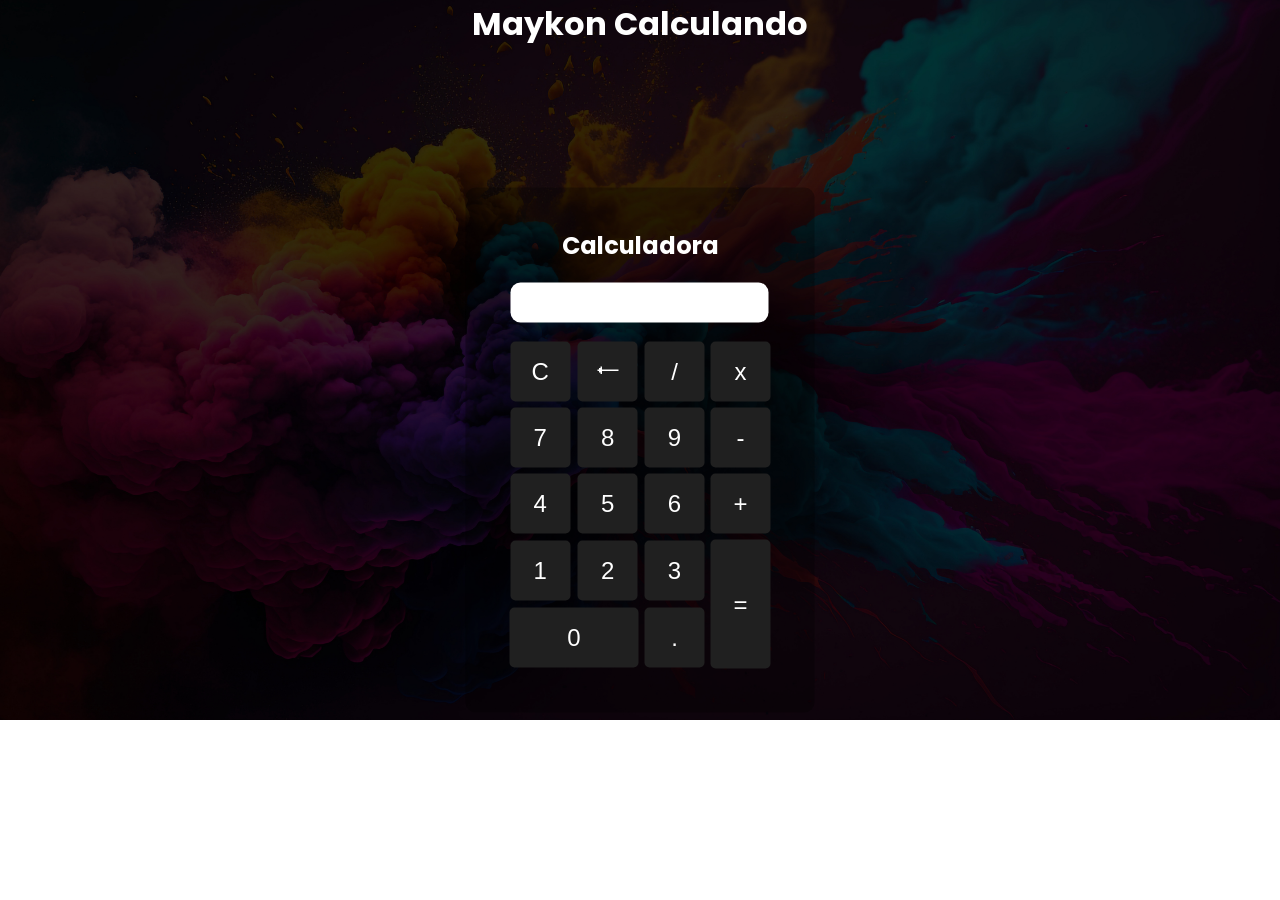
<file: Projetos/Calculadora/index.html>
<!DOCTYPE html>
<html lang="pt-br">
<head>
    <meta charset="UTF-8">
    <meta name="viewport" content="width=device-width, initial-scale=1.0">
    <link rel="stylesheet" href="./style.css">
    <title>Calculadora</title>
</head>
<body>
    <div class="nome_cima">
        <h1>Maykon <span>Calculando</span></h1>
    </div>
    <div class="calculadora_inteira">
        <div>
            <h2>Calculadora</h2>
        </div>
        <div>
            <p id="resultado"></p>
        </div>
        <div class="numeros_tabela">
            <!-- TABELA -->
            <table>
                <tr>
                   <td><button onclick="clean()" class="botao">C</button></td>
                   <td><button  onclick="back()" class="botao">⭠</button></td>
                   <td><button onclick="insert('/')" class="botao">/</button></td>
                   <td><button onclick="insert('*')" class="botao">x</button></td>
                </tr>
                <tr>
                   <td><button onclick="insert('7')" class="botao">7</button></td>
                   <td><button onclick="insert('8')" class="botao">8</button></td>
                   <td><button onclick="insert('9')" class="botao">9</button></td>
                   <td><button onclick="insert('-')" class="botao">-</button></td>
                </tr>
                <tr>
                   <td><button onclick="insert('4')" class="botao">4</button></td>
                   <td><button onclick="insert('5')" class="botao">5</button></td>
                   <td><button onclick="insert('6')" class="botao">6</button></td>
                   <td><button onclick="insert('+')" class="botao">+</button></td>
                </tr>
                <tr>
                   <td><button onclick="insert('1')" class="botao">1</button></td>
                   <td><button onclick="insert('2')" class="botao">2</button></td>
                   <td><button onclick="insert('3')" class="botao">3</button></td>
                   <td rowspan="2"><button id="botao_diferente2" onclick="calcular('')" class="botao">=</button></td>
                </tr>
                <tr>
                   <td colspan="2"><button onclick="insert('0')"  id="botao_diferente1" class="botao">0</button></td>
                   <td><button onclick="insert('.')" class="botao">.</button></td>

                </tr>
            </table>
<!-- FIM TABELA -->
        </div>

    </div>
    <script src="script.js"></script>
</body>
</html>
</file>
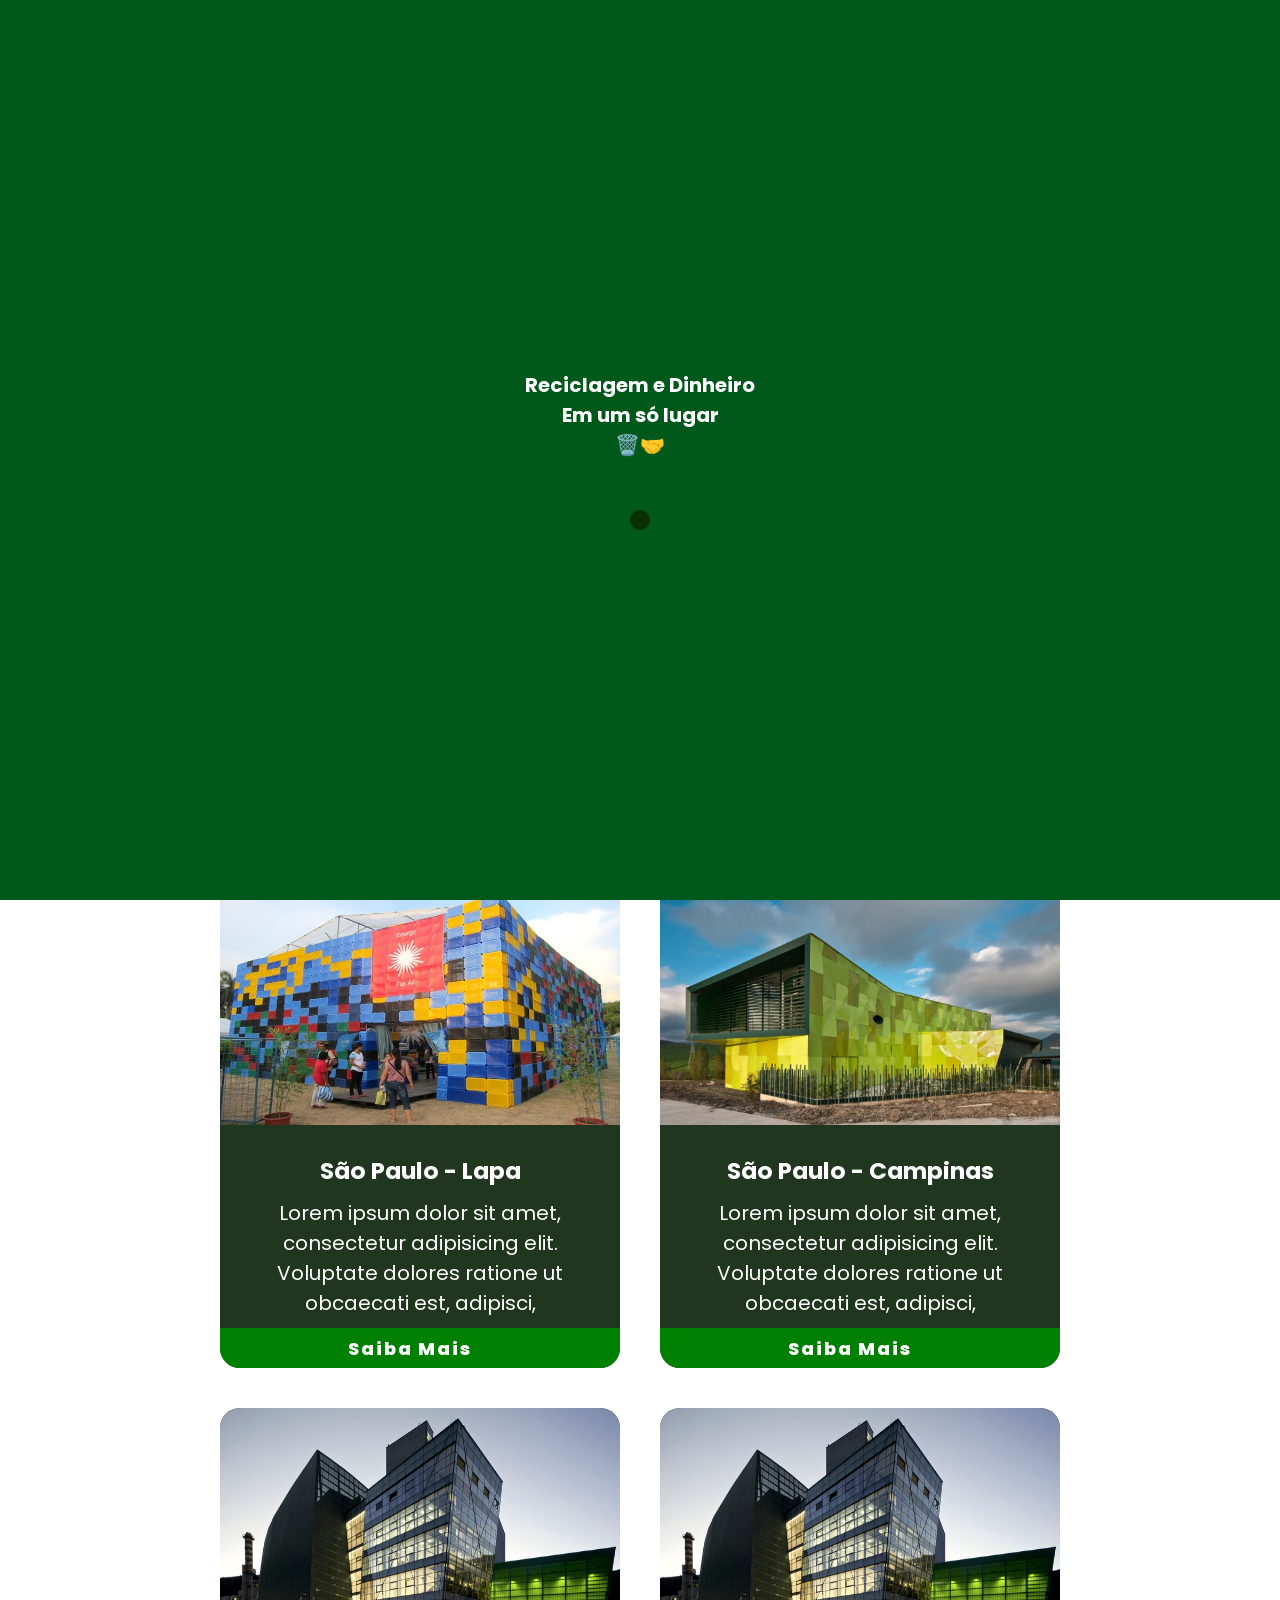
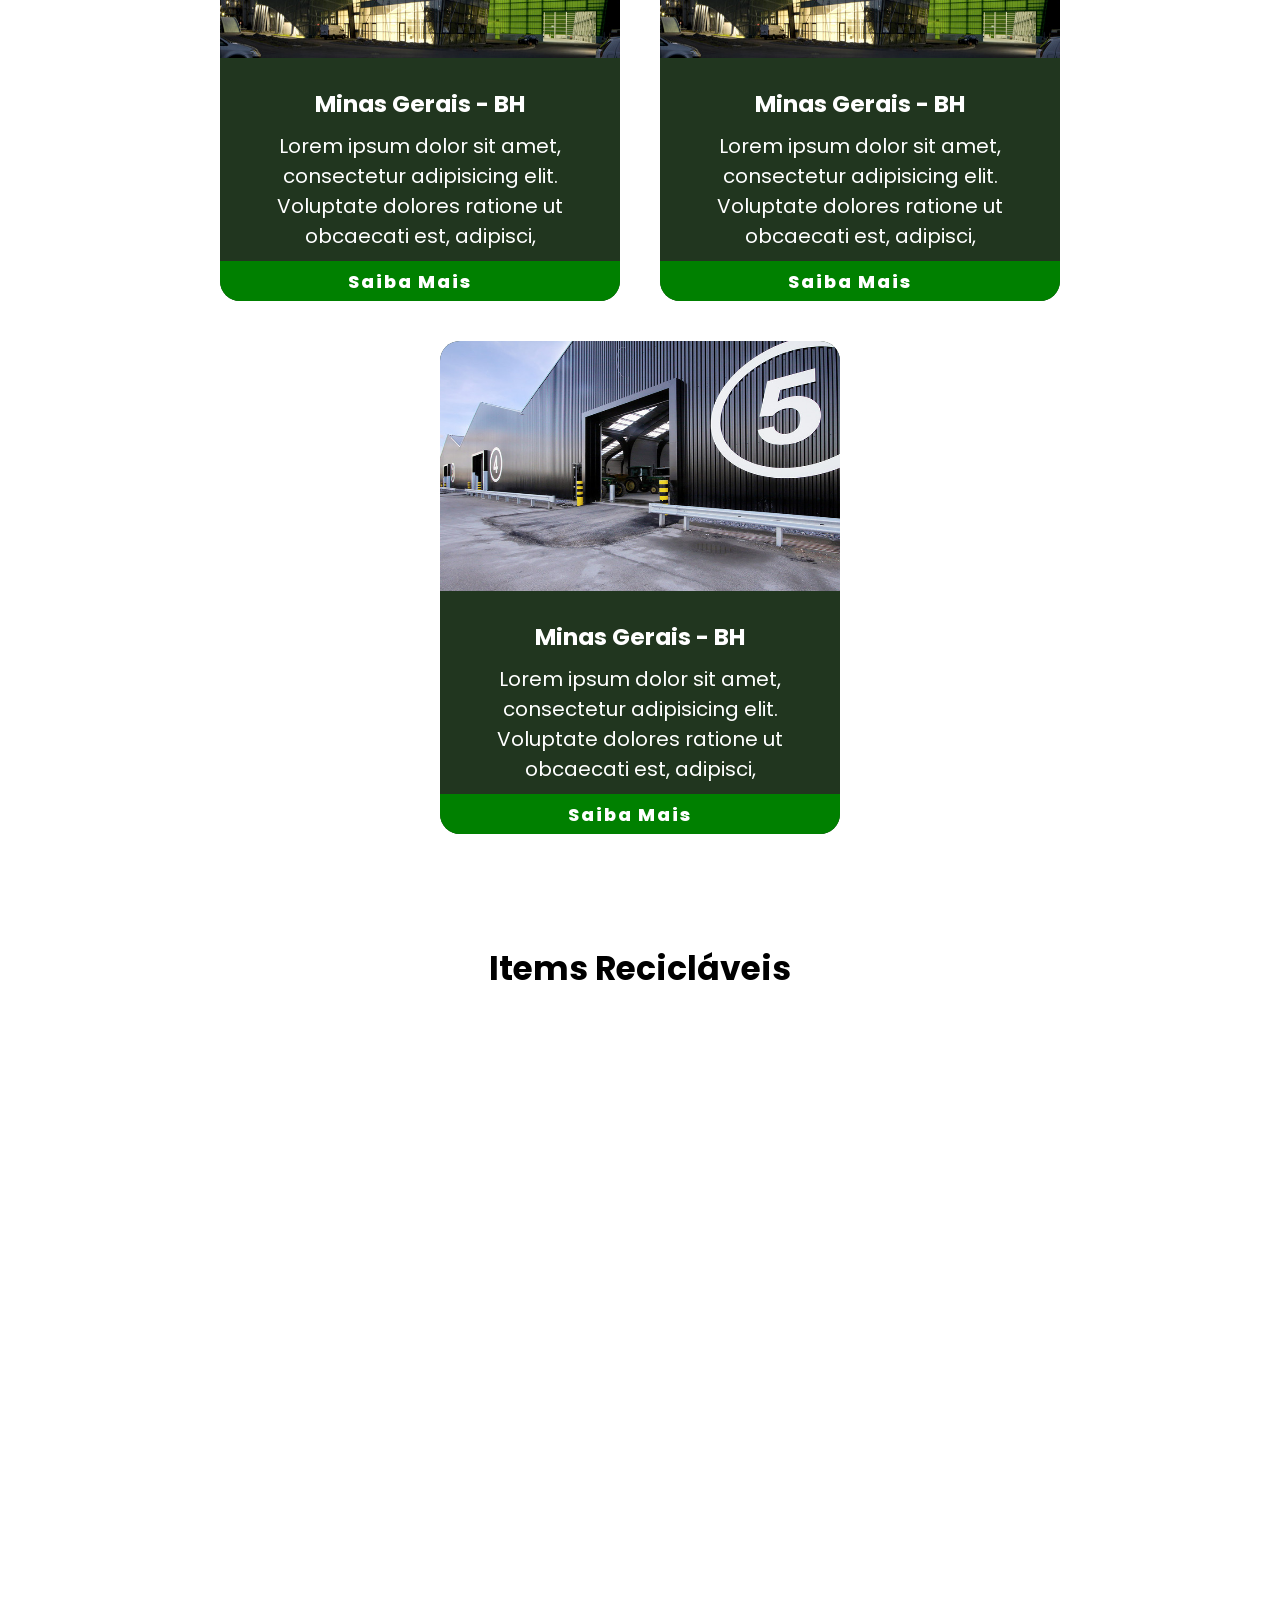
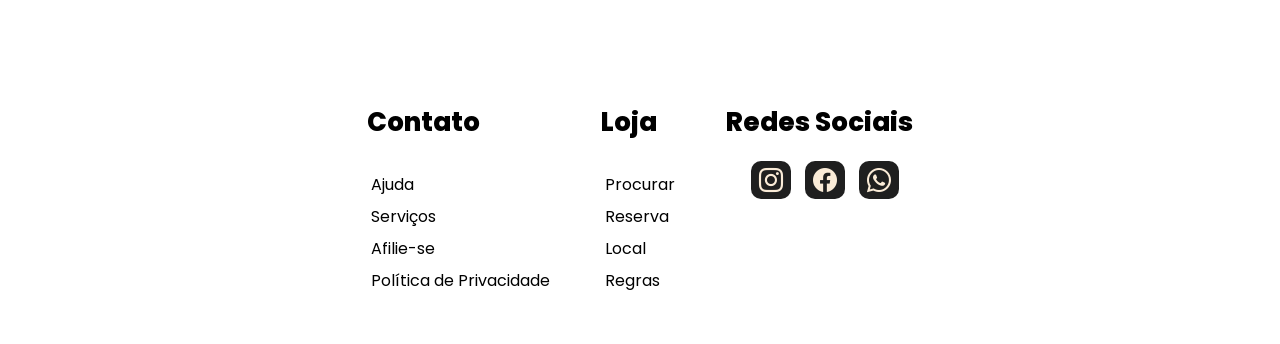
<file: Projetos/Reciclagem/index.html>
<!DOCTYPE html>
<html lang="pt-br">
<head>
    <meta charset="UTF-8">
    <meta name="viewport" content="width=device-width, initial-scale=1.0">
    <link rel="stylesheet" href="style.css">
    <link rel="stylesheet" href="https://cdn.jsdelivr.net/npm/bootstrap-icons@1.11.3/font/bootstrap-icons.min.css">
    <title>Reciclagem</title>
</head>
<body>

	<div class="preloader" id="preloader">
        <div class="textos_pre">
             <h1 id="h1pre">Reciclagem e Dinheiro</h1>
            <h1 id="h2pre">Em um só lugar <br>🗑️🤝</h1>
            <div id="efeito-carregamento"></div>
        </div>

    </div>

    <div class="content">
        <nav class="nav_tudo">
            <div class="logo_nav">
                <img src="./assents/11-fotor-bg-remover-2024062018754.png" alt="logo">
            </div>
            <div class="nav_textos">
                <a href="#">Locais</a>
                <a href="#">Itens</a>
                <a href="#">intolerantes</a>
                <a href="#">Contato</a>
            </div>
            <div>
                <button class="botao_nav">Increva-se</button>
            </div>
         </nav>
    <section class="sec1">
        <div class="img_sec1">
            <img src="./assents/imagem_sec1.jpg " alt="">

        </div>
        <div class="text_button_sec1">
            <h1>Reciclagem <span id="span1">especial</span> <span id="span2">aqui</span></h1>
            Faça do mundo um lugar melhor juntamente à nossa empresa. Venha ser o futuro da humanidade.


        </div>

      </section>
      <h1 class="titulo_sec2">LOCALIDADES</h1>
      <section class="sec2">
        <div class="todos_locais">
            <div class="local local1">
                <div class="img_dentro_sec2">
                    <img id="img_sec2_1" src="./assents/Imagem_sec2_sp.jpg" alt="">
                </div>
                <div class="texto_dentro_sec2">
                    <h3>São Paulo - Lapa</h3>
                    <p>Lorem ipsum dolor sit amet, consectetur adipisicing elit. Voluptate dolores ratione ut obcaecati est, adipisci, </p>
                    <button>Saiba Mais<i class="bi bi-arrow-right"></i></button>
                </div>
            </div>
            <div class="local local2">
                <div class="img_dentro_sec2">
                    <img id="img_sec2_2" src="./assents/Imagem-sec2_sp2.jpg" alt="">
                </div>
                <div class="texto_dentro_sec2">
                    <h3>São Paulo - Campinas</h3>
                    <p>Lorem ipsum dolor sit amet, consectetur adipisicing elit. Voluptate dolores ratione ut obcaecati est, adipisci, </p>
                    <button>Saiba Mais<i class="bi bi-arrow-right"></i></button>
                </div>
            </div>
            <div class="local local3">
                <div class="img_dentro_sec2">
                    <img id="img_sec2_3" src="./assents/Imagem-sec2_mg1.jpg" alt="">
                </div>
                <div class="texto_dentro_sec2">
                    <h3>Minas Gerais - BH</h3>
                    <p>Lorem ipsum dolor sit amet, consectetur adipisicing elit. Voluptate dolores ratione ut obcaecati est, adipisci, </p>
                    <button>Saiba Mais<i class="bi bi-arrow-right"></i></button>
                </div>
            </div>
            <div class="local local4">
                <div class="img_dentro_sec2">
                    <img id="img_sec2_4" src="./assents/Imagem-sec2_mg1.jpg" alt="">
                </div>
                <div class="texto_dentro_sec2">
                    <h3>Minas Gerais - BH</h3>
                    <p>Lorem ipsum dolor sit amet, consectetur adipisicing elit. Voluptate dolores ratione ut obcaecati est, adipisci, </p>
                    <button>Saiba Mais<i class="bi bi-arrow-right"></i></button>
                </div>
            </div>
            <div class="local local5">
                <div class="img_dentro_sec2">
                    <img id="img_sec2_5" src="./assents/imagem_sec2_ce1.jpg" alt="">
                </div>
                <div class="texto_dentro_sec2">
                    <h3>Minas Gerais - BH</h3>
                    <p>Lorem ipsum dolor sit amet, consectetur adipisicing elit. Voluptate dolores ratione ut obcaecati est, adipisci, </p>
                    <button>Saiba Mais<i class="bi bi-arrow-right"></i></button>
                </div>
            </div>
      </section>

    </div>
    <section class="sec3">
        <h1 class="titulo_sec3">Items Recicláveis</h1>
        <div class="container_items">
            <div class="item item1" style="--delay:1s">
                <img src="./assents/571bb0a452.webp" style="width: 200px;height: 200px;" alt="">
                <p>Lapiseira</p>
                <button>Veja Mais<i class="bi bi-arrow-right"></i></button>
            </div>
            <div class="item item2"style="--delay:3s">
                <img src="./assents/pastadente.webp" style="width: 200px; height: 200px;" alt="">
                <p>Pasta de Dente</p>
                <button>Veja Mais<i class="bi bi-arrow-right"></i></button>
            </div>
            <div class="item item3"style="--delay:5s">
                <img src="./assents/apontador.jpg" style="width: 200px;height: 200px;" alt="">
                <p>Apontador</p>
                <button>Veja Mais<i class="bi bi-arrow-right"></i></button>
            </div>
            <div class="item item4"style="--delay:7s">
                <img src="./assents/barbeador.webp" style="width: 200px;height: 200px;" alt="">
                <p>Barbeador/Navalha</p>
                <button>Veja Mais<i class="bi bi-arrow-right"></i></button>
            </div>
            <div class="item item5"style="--delay:9s">
                <img src="./assents/cafeteira.webp" style="width: 200px;height: 200px;" alt="">
                <p>Cafeteiras em Geral</p>
                <button>Veja Mais<i class="bi bi-arrow-right"></i></button>
            </div>
            <div class="item item6"style="--delay:11s">
                <img src="./assents/alfinete.webp" style="width: 200px;height: 200px;" alt="">
                <p>Alfinetes</p>
                <button>Veja Mais<i class="bi bi-arrow-right"></i></button>
            </div>
            <div class="item item7"style="--delay:13s">
                <img src="./assents/linha.webp" style="width: 200px;height: 200px;" alt="">
                <p>Linha Chilena/Cerol</p>
                <button>Veja Mais<i class="bi bi-arrow-right"></i></button>
            </div>
            <div class="item item8"style="--delay:15s">
                <img src="./assents/vidro.webp" style="width: 200px;height: 200px;" alt="">
                <p>Vidro Temperado</p>
                <button>Veja Mais<i class="bi bi-arrow-right"></i></button>

            </div>
        </div>  
        <section class="container_items2">
            <div class="item_2 item1" style="--delay:1s">
                <img src="./assents/571bb0a452.webp" style="width: 200px;height: 200px;" alt="">
                <p>Lapiseira</p>
                <button>Veja Mais<i class="bi bi-arrow-right"></i></button>
            </div>
            <div class="item_2 item2"style="--delay:3s">
                <img src="./assents/pastadente.webp" style="width: 200px; height: 200px;" alt="">
                <p>Pasta de Dente</p>
                <button>Veja Mais<i class="bi bi-arrow-right"></i></button>
            </div>
            <div class="item_2 item3"style="--delay:5s">
                <img src="./assents/apontador.jpg" style="width: 200px;height: 200px;" alt="">
                <p>Apontador</p>
                <button>Veja Mais<i class="bi bi-arrow-right"></i></button>
            </div>
            <div class="item_2 item4"style="--delay:7s">
                <img src="./assents/barbeador.webp" style="width: 200px;height: 200px;" alt="">
                <p>Barbeador/Navalha</p>
                <button>Veja Mais<i class="bi bi-arrow-right"></i></button>
            </div>
            <div class="item_2 item5"style="--delay:9s">
                <img src="./assents/cafeteira.webp" style="width: 200px;height: 200px;" alt="">
                <p>Cafeteiras em Geral</p>
                <button>Veja Mais<i class="bi bi-arrow-right"></i></button>
            </div>
            <div class="item_2 item6"style="--delay:11s">
                <img src="./assents/alfinete.webp" style="width: 200px;height: 200px;" alt="">
                <p>Alfinetes</p>
                <button>Veja Mais<i class="bi bi-arrow-right"></i></button>
            </div>
            <div class="item_2 item7"style="--delay:13s">
                <img src="./assents/linha.webp" style="width: 200px;height: 200px;" alt="">
                <p>Linha Chilena/Cerol</p>
                <button>Veja Mais<i class="bi bi-arrow-right"></i></button>
            </div>
            <div class="item_2 item8"style="--delay:15s">
                <img src="./assents/vidro.webp" style="width: 200px;height: 200px;" alt="">
                <p>Vidro Temperado</p>
                <button>Veja Mais<i class="bi bi-arrow-right"></i></button>

            </div>
        </div>  


    </section>
    <footer>
        <div class="box_footer">
            <!-- Box redes sociais -->
            <div class="Ajuda">

                <h3 class="titulo_footer">Contato</h3>
                <ul class="textos_footer">
                    <li class="link_footer"><a class="box_link" href="#">Ajuda</a></li>
                    <li class="link_footer"><a class="box_link" href="#">Serviços</a></li>
                    <li class="link_footer"><a class="box_link" href="#">Afilie-se</a></li>
                    <li class="link_footer"><a class="box_link" href="#">Política de Privacidade</a></li>
                </ul>
                
            </div>
            <!-- Div Loja -->
            <div class="loja_online">
                <h3 class="titulo_footer">Loja</h3>
                <ul class="textos_footer">
                    <li class="link_footer"><a class="box_link" href="#">Procurar</a></li>
                    <li class="link_footer"><a class="box_link" href="#">Reserva</a></li>
                    <li class="link_footer"><a class="box_link" href="#">Local</a></li>
                    <li class="link_footer"><a class="box_link" href="#">Regras</a></li>
                </ul>
            <!-- Div redes sociais -->
            </div>
            <div class="redes_sociais">
                <h3 class="titulo_footer">Redes Sociais</h3>
                <a class="social_ancora social_ancora1" href="https://www.instagram.com" target="_blank"><i class="bi bi-instagram"></i></a>
                <a class="social_ancora social_ancora2" href="https://www.facebook.com" target="_blank"><i class="bi bi-facebook"></i></a>
                <a class="social_ancora social_ancora3" href="https://web.whatsapp.com" target="_blank"><i class="bi bi-whatsapp"></i></a>
            </div>

            
        </div>

    </footer>
    <script src="preload.js"></script>
</body>
</html>
</file>
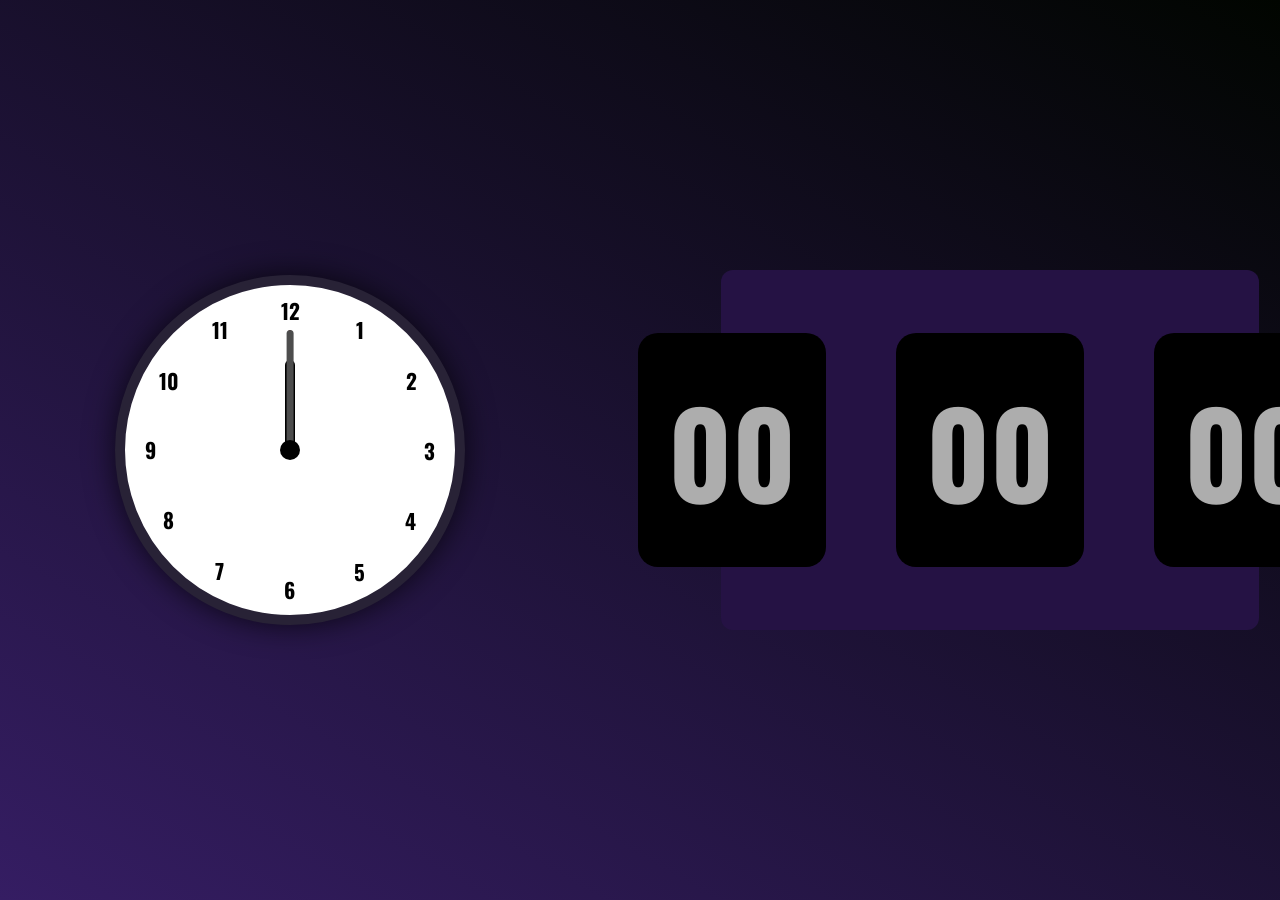
<file: Projetos/relógio/index.html>
<!DOCTYPE html>
<html lang="pt-br">
<head>
    <meta charset="UTF-8">
    <meta name="viewport" content="width=device-width, initial-scale=1.0">
    <link rel="stylesheet" href="style.css">
    <title>Relógio</title>
</head>
<body>

    <div class="relogio">
        <div class="numero" style="--n:1"><b>1</b></div>
        <div class="numero" style="--n:2"><b>2</b></div>
        <div class="numero" style="--n:3"><b>3</b></div>
        <div class="numero" style="--n:4"><b>4</b></div>
        <div class="numero" style="--n:5"><b>5</b></div>
        <div class="numero" style="--n:6"><b>6</b></div>
        <div class="numero" style="--n:7"><b>7</b></div>
        <div class="numero" style="--n:8"><b>8</b></div>
        <div class="numero" style="--n:9"><b>9</b></div>
        <div class="numero" style="--n:10"><b>10</b></div>
        <div class="numero" style="--n:11"><b>11</b></div>
        <div class="numero" style="--n:12"><b>12</b></div>
        <div class="pont_hrs" id="pont_hrs1"></div>
        <div class="pont_segundos" id="pont_segundos1"></div>
        <div class="pont_minutos" id="pont_minutos1"></div>
        <div class="circulo_pont" id="circulo_pont1"></div>
    </div>
    <div class="relogio_digital">
        <div>
        <span id="hours">00</span>
    </div>
    <div>
        <span id="minutes">00</span>
    </div>
    <div>
        <span id="seconds">00</span>
        </div>
        
    </div>
    
    <script type="text/javascript" src="./index.js"></script>
    <script src="./script.js"></script>
</body>
</html>
</file>
<file: Projetos/Calculadora/style.css>
@import url('https://fonts.googleapis.com/css2?family=Poppins:ital,wght@0,100;0,200;0,300;0,400;0,500;0,600;0,700;0,800;0,900;1,100;1,200;1,300;1,400;1,500;1,600;1,700;1,800;1,900&display=swap');

* {
    padding: 0;
    margin: 0;
}

body {
    color: white;
    font-family: 'Poppins';
    background-image: url(./luxa.org-opacity-changed-—Pngtree—powder\ smoke\ colorful\ background_2379658.jpg);
    background-position: top;
    background-repeat: no-repeat;
    background-size: cover;
    

}

.nome_cima {
    text-align: center;
}

.calculadora_inteira {
    text-align: center;
    background-color: rgba(0, 0, 3, 0.3);
    position: absolute;
    color: white;
    top: 50%;
    left: 50%;
    transform: translate(-50%,-50%);
    padding: 40px;
    border-radius: 10px;
}

.botao {
    
    height: 60px;
    width: 60px;
    font-size: 1.5em;
    margin: 2px;
    background-color: rgb(32, 32, 32);
    border: none;
    color: white;
    cursor: pointer;
    transition: all .2s;
    border-radius: 5px;
}

.botao:hover {
    background-color: black;
}

#botao_diferente2 {
    height: 129px;
}

#botao_diferente1 {
    width: 129px;
}

.calculadora_inteira #resultado {
    margin-top: 20px;
    height: 40px;
    width: 258px;
    background-color: white;
    margin-left: 5px;
    margin-bottom: 15px;
    border-radius: 10px;
    color: black;
    font-size: 1.5em;
    text-align: start;
    overflow: hidden;
    
}
</file>
<file: Projetos/Reciclagem/style.css>
@import url("https://fonts.googleapis.com/css2?family=Poppins:ital,wght@0,100;0,200;0,300;0,400;0,500;0,600;0,700;0,800;0,900;1,100;1,200;1,300;1,400;1,500;1,600;1,700;1,800;1,900&display=swap");

* {
    padding: 0;
    margin: 0;
}

.preloader {
	position: fixed;
	top: 0;
	left: 0;
	animation: spinz 2s linear infinite;
	width: 100%;
	height: 100%;
	background-color: #00581b;  
	z-index: 100;
}

.textos_pre {
    font-family: 'Poppins';
    font-size: 10px;
    text-align: center;
    display: flex;
    flex-direction: column;
    justify-content: center;
    align-items: center;
    width: 100%;
    height: 100%;
    color: white;
    
}
div#efeito-carregamento{
    width: 20px;
    height: 20px;
    background-color: rgb(8, 48, 0);
    border-radius: 100%;
    margin-top: 50px;

    animation: efeito 0.5s infinite;
}


@keyframes efeito{
    0%{
        box-shadow: 0 0 0 0 rgb(3, 78, 0);
    }
    100%{
        box-shadow: 0 0 0 15px rgba(7, 80, 1, 0.1);
    }
}
  
  
  @keyframes spinz {
	0% {
	  opacity:1;
	}
	50% {
	  opacity:1;
	}
	75% {
	  opacity:1;
	}
	100% {
	  opacity:0;
	}
}


.nav_tudo {
    background-color: rgb(255, 255, 255);
    display: flex;
    justify-content: space-between;
    align-items: center;
    height: 10vh;

}

.nav_textos a {
    font-size: 18px;
    text-decoration: none;
    color: rgb(0, 0, 0);
    margin-left: 20px;
    font-family: 'Poppins';
    font-weight: 500;
    padding: 5px;
    transition: .2s ease-in-out;

}
.nav_textos:hover a {
    background-color: rgb(194, 255, 194);
    
}
.nav_textos a:hover {
    background-color: rgb(144, 207, 137);
    padding: 7px;
}

.botao_nav {
    color: rgb(0, 0, 0);
    border: 1px black solid;
    text-decoration: none;
    background-color: rgb(255, 255, 255);
    font-size: 17px;
    font-weight: 400;
    padding: 10px 22px;
    margin-right: 20px;
    overflow: hidden;
    border-radius: 25px;
    position: relative;
    transition: .2s ease-in-out;
    cursor: pointer;
    z-index: 1;
    font-family: 'Poppins';
}

.botao_nav:hover {
    color: rgb(255, 255, 255);
}

.botao_nav::before {
    content: "";
    width: 100%;
    left: 0;
    position: absolute;
    height: 0%;
    background-color: rgb(19, 54, 22);
    z-index: -1;
    top: 0;
    border-radius: 0 0 70% 70%;
    transition: .4s ease-in-out;

}

.botao_nav:hover::before {
    height: 180%;
    

}


.logo_nav img {
    width: 60px;
    margin-left: 20px;

}

.sec1 {
    height: 80vh;
    display: flex;
    justify-content: center;
    align-items: center;
}

.text_button_sec1 {
    display: flex;
    flex-direction: column;
    gap: 50px;
    font-size: 30px;
    margin-right: 100px;
    margin-left: 50px;
    font-family: 'Poppins';
    justify-content: center;
    align-items: center;
    text-align: center;
}

#span1 {
    color: rgb(0, 0, 0);
}

#span2 {
    color: rgb(47, 107, 47);
    text-decoration: underline;
}

.text_button_sec1 h1 {
    color: rgb(0, 0, 0);
}

.text_button_sec1 a {
    color: white;
    background-color: black;
    font-size: 20px;
    padding: 10px;
    text-decoration: none;
    border-radius: 20px;

}


.img_sec1 img {
    width: 50vw;
    margin-left: 50px;

}

.sec2 {
    display: flex;
    justify-content: center;
    align-items: center;
    
}

.titulo_sec2 {
    display: flex;
    font-size: 30px;
    font-family: 'Poppins';
    justify-content: center;
}

.local {
    display: inline-flex;
    flex-direction: column;
    justify-content: center;
    align-items: center;
    width: 400px;
    font-size: 20px;
    font-family: 'poppins';
    text-align: center;
    gap: 20px;
    margin: 20px;
    border-radius: 20px;
    color: white;
    background-color: rgb(33, 54, 31);
    transition: .6s ease-in-out;
}
.local p {
    margin: 10px;
}

.local img {
    width: 400px;
    height: 250px;
    border-radius: 20px 20px 0 0;
}
.local button {
    display: flex;
    align-items: center;
    justify-content: center;
    width: 100%;
    height: 40px;
    border-radius: 0 0 20px 20px;
    border: none;
    background-color: green;
    cursor: pointer;
    font-size: 18px;
    letter-spacing: 2px;
    font-family: 'Poppins';
    font-weight: 800;
    color: white;
    transition: .2s ease-in-out;
}
.local button:hover {
    background-color: rgb(0, 99, 0);
}

.local button i {
    opacity: 0;
    transition: .2s ease-in-out;

}
.local button:hover i {
    opacity: 1;
    transform: translate(0.9rem, 0%);
}


.todos_locais {
    display: inline-flex;
    flex-wrap: wrap;
    justify-content: center;
    align-items: center;
}

.sec3 {
    padding-top: 90px;
    width: 100%;
    height: 1000px;
    overflow: hidden;
    display: flex;
    flex-direction: column;

}

.titulo_sec3 {
    display: flex;
    font-size: 33px;
    font-family: 'Poppins';
    justify-content: center;
    margin-bottom: 40px;
}



.container_items {
    display: flex;
    position: relative;
    width: 100%;
    height: 500px;

}

.item {
    background-color: #00581b;
    position: absolute;
    left: 100%;
    animation: rolagem 16s linear infinite;
    animation-delay: var(--delay);
    text-align: center;
    font-family: 'Poppins';
    color: white;
    border-radius: 0 0 20px 20px;
    transition: 0.2s ease-in-out;
    
}
@keyframes rolagem {
    from {
        left: 100%;
    }
    to {
        left: -200px;
    }
}

.container_items:hover .item {
    animation-play-state: paused;
    filter: grayscale(1);
}

.container_items .item:hover {
    filter: grayscale(0);
    transform: scale(1.05);

}

.item button {
    display: flex;
    align-items: center;
    justify-content: center;
    width: 100%;
    height: 0px;
    border-radius: 0 0 20px 20px;
    border: none;
    background-color: green;
    cursor: pointer;
    font-size: 0;
    letter-spacing: 2px;
    font-family: 'Poppins';
    font-weight: 800;
    color: white;
    transition: .2s ease-in-out;
    
}
.item:hover button {
    height: 40px;
    font-size: 15px;
}
.item button:hover {
    background-color: rgb(0, 99, 0);
}

.item button i {
    opacity: 0;
    transition: .2s ease-in-out;

}
.item button:hover i {
    opacity: 1;
    transform: translate(0.9rem, 0%);
}



.container_items2 {
    display: flex;
    position:relative;
    width: 100%;

}

.item_2 {
    background-color: #00581b;
    position: absolute;
    right: 100%;
    animation: rolagem_reversa 16s linear infinite;
    animation-delay: var(--delay);
    text-align: center;
    font-family: 'Poppins';
    color: white;
    border-radius: 0 0 20px 20px;
    transition: 0.2s ease-in-out;

    
}

@keyframes rolagem_reversa {
    from {
        right: 100%;
    }
    to {
        right: -200px;
    }
}

.container_items2:hover .item_2 {
    animation-play-state: paused;
    filter: grayscale(1);
}

.container_items2 .item_2:hover {
    filter: grayscale(0);
    transform: scale(1.05);

}

.item_2 button {
    display: flex;
    align-items: center;
    justify-content: center;
    width: 100%;
    height: 0px;
    border-radius: 0 0 20px 20px;
    border: none;
    background-color: green;
    cursor: pointer;
    font-size: 0;
    letter-spacing: 2px;
    font-family: 'Poppins';
    font-weight: 800;
    color: white;
    transition: .2s ease-in-out;
    
}
.item_2:hover button {
    height: 40px;
    font-size: 15px;
}
.item_2 button:hover {
    background-color: rgb(0, 99, 0);
}

.item_2 button i {
    opacity: 0;
    transition: .2s ease-in-out;

}
.item_2 button:hover i {
    opacity: 1;
    transform: translate(0.9rem, 0%);
}




/* Imagens instagram, whatsapp e facebook */
footer .social_ancora {

    margin-left: 10px;
    padding:5px 8px;
    padding-top: 7px; 
    border-radius: 10px;
    color: antiquewhite;
    font-size: 1.5em;
    transition: 0.2s ease-in-out;
    background-color: rgb(31, 31, 31);


}
footer {
    margin-top: 320px;
    background-color: #ffffff;
}
footer .social_ancora:hover {
    font-size: 1.6em;
}

.social_ancora1:hover {
    background:linear-gradient(30deg, #8a3ab9, #bb4cd7, #fbad50);
}
.social_ancora2:hover {
    background-color: rgb(70, 70, 187);
}
.social_ancora3:hover {
    background-color: rgb(70, 187, 105);
}
/* todos as divs */
.box_footer {
    display: flex;
    justify-content: center;
    align-items: center;
    margin: 4em 0 3em;
    gap: 3em;
}


/* Tiutlos  */
.titulo_footer {
    font-size: 16px;
    font-weight: 800;
    font-family: 'Poppins';
    padding-bottom: 1em;
    transition: 0.2s ease-in-out;
    cursor: default;
    
}
.titulo_footer:hover {
    transform: scale(1.07);
}

.textos_footer {
    font-size: 16px;
    list-style: none;
    font-family: 'Poppins';
}
footer li {
    padding: 3.5px;
}

.redes_sociais {
    text-align: center;
    margin-bottom: auto;
}


.box_link {
    text-decoration: none;
    color: black;
}

@media screen and (min-width: 1024px) and (max-width: 1728px) {
    .titulo_footer {
        font-size: 26px;
    }
}
@media screen and (min-width: 0px) and (max-width: 430px) {
    .redes_sociais {
        display: grid;
    }
    .social_ancora {
        padding: 0 1em 1em;
    }

    .box_footer {
        margin-left: 1em;
    }
}
</file>
<file: Projetos/relógio/style.css>
@import url('https://fonts.googleapis.com/css2?family=Oswald:wght@200..700&display=swap');


*
 {
    padding: 0;
    margin: 0;
    box-sizing: border-box;
    font-family: 'Oswald';
 }

 body {
    display: flex;
    flex-direction: row;
    justify-content: left;
    align-items: center;
    height: 100vh; 
    background: linear-gradient(30deg, rgb(53, 29, 99), rgb(1, 5, 0));
    gap: 20vw;
    
}

 .relogio {
    margin-left: 9vw;
    width: 350px;
    height: 350px;
    position: relative;
    background-color: rgb(255, 255, 255);
    border: 10px solid rgb(40, 34, 54);
    box-shadow: 0 0 30px rgba(0, 0, 0, 0.7);
    border-radius: 50%;
    display: flex;
    justify-content: center;
    align-items: center;

 }

 .numero {
    transform: rotate(calc(30deg * var(--n)));
    position: absolute;
    text-align: center;
    inset: 10px;
    font-size: 21px;
 }



 .numero b {
    transform: rotate(calc(-30deg * var(--n)));
    display: inline-block;
    
 }

 .circulo_pont {
    position: absolute;
    width: 20px;
    height: 20px;
    border-radius: 50%;
    background-color: black;
 }

.pont_hrs {

    width: 10px;
    height: 90px;
    background-color: rgb(0, 0, 0);
    border-radius: 8px;
}

.pont_hrs, .pont_segundos, .pont_minutos {
    --rotate: 0;
    left: 50%;
    bottom: 50%;
    position: absolute;
    transform: translate(-50%) rotate(calc(var(--rotate) * 1deg));
    transform-origin: bottom;
}

.pont_segundos {
    width: 3px;
    height: 120px;
    background-color: rgb(138, 0, 0);
    border-radius: 8px;
}

.pont_minutos {
    width: 6.8px;
    height: 120px;
    background-color: rgb(77, 77, 77);
    border-radius: 8px;
}


/* Relógio digital */


.relogio_digital {

    display: flex;
    gap: 70px;
    height: 40vh;
    background-color: rgb(37, 18, 68);
    padding: 40px;
    width: 42vw;
    align-items: center;
    justify-content: center;
    border-radius: 12px;

    
}

.relogio_digital:hover {
    
}
.relogio_digital div {
    background: black;
    z-index: 1;
    padding: 30px;
    border-radius: 20px;
}

.relogio_digital span {
    font-size: 13vh;
    font-weight: 700;
    color: rgb(173, 173, 173);
    display: flex;
    align-items: center;
    gap: 30px;
}

.relogio_digital span:not(:last-child)::after {
    content: ":";
    margin-bottom: 16px;
    color: rgb(112, 112, 112);
    z-index: 111;
  
}
</file>
